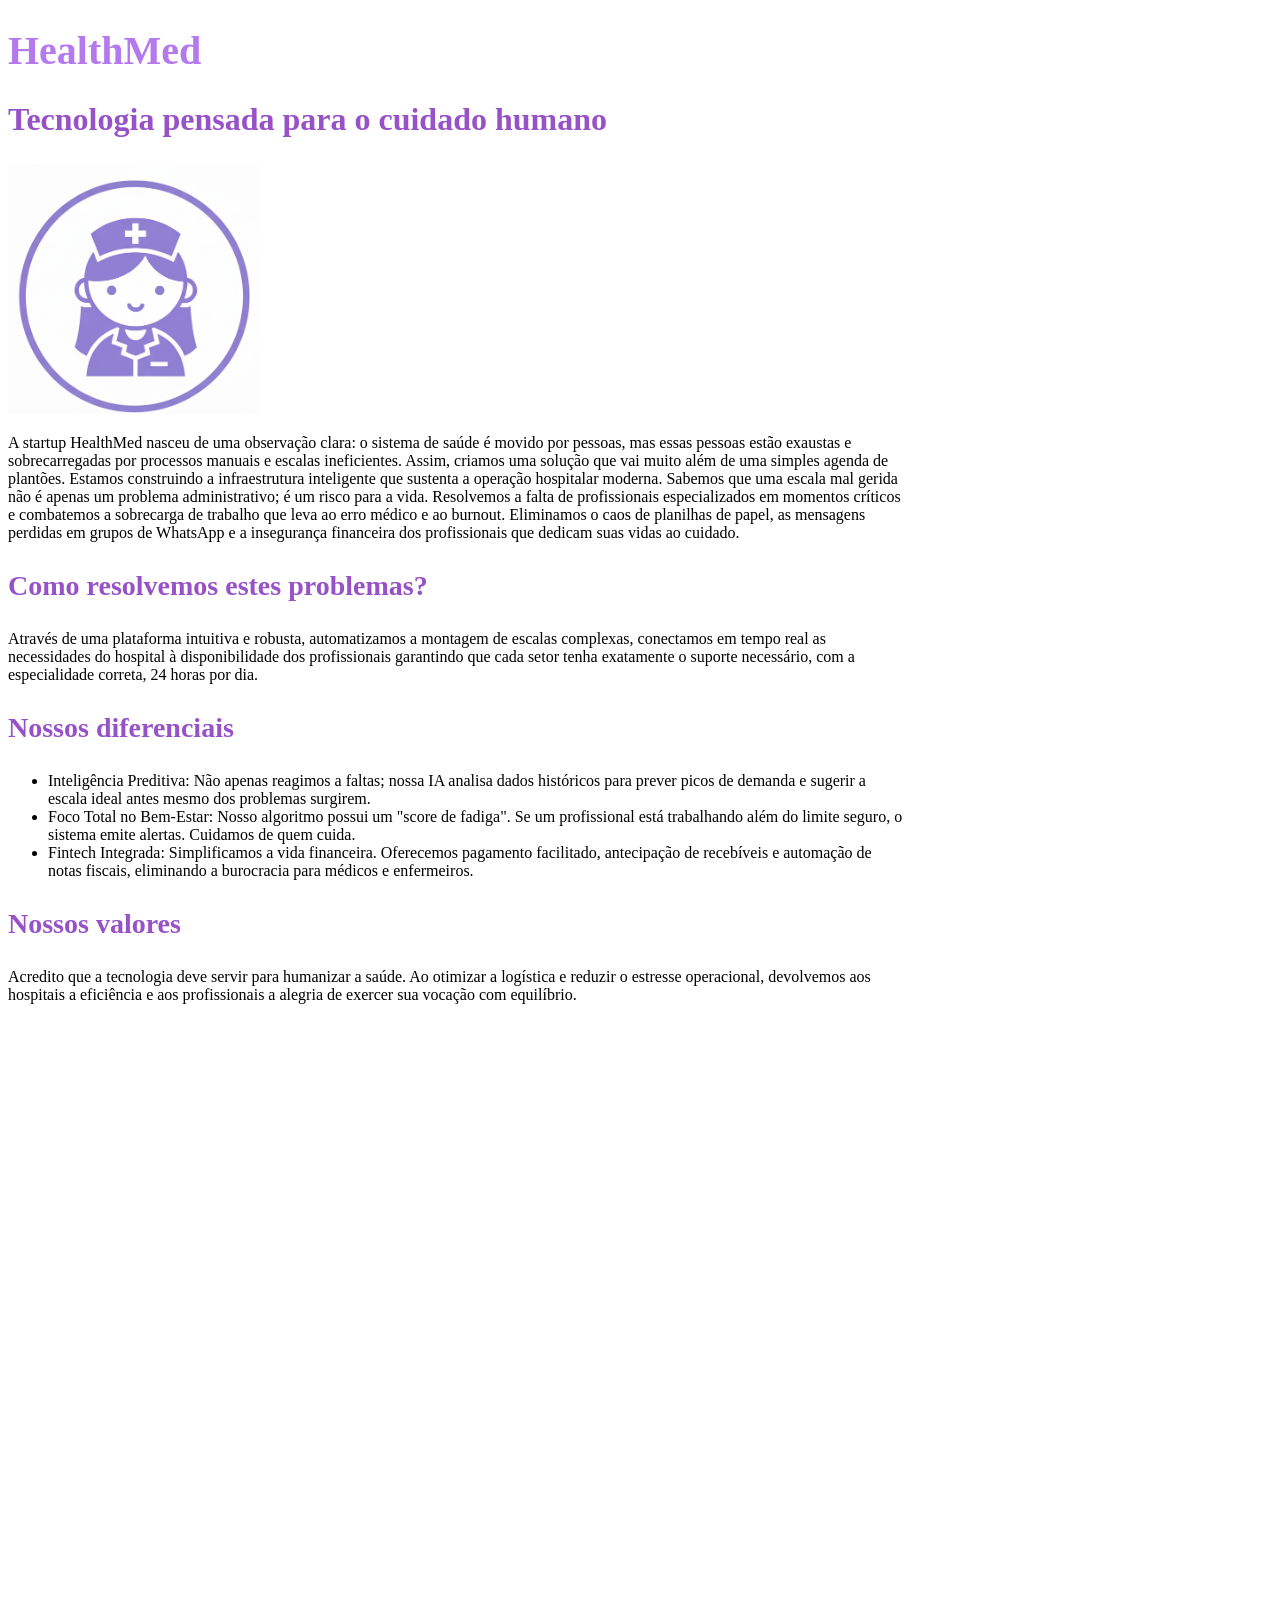
<file: checkpoint1-da/index.html>
<!DOCTYPE html> 
<html lang="en">

<head> 
    <meta charset="UTF-8">
    <meta name="viewport" content="width=device-width, initial-scale=1.0">
    <link rel="stylesheet" href="style.css">
    <title>Startup HealthMed</title>
</head> 

<body style="padding-bottom: 1000px"> 
    <h1>HealthMed</h1> 
    <h2>Tecnologia pensada para o cuidado humano</h2> 
    <img src="assets/logo.png" alt="Logotipo Universidade FIAP" width="300" height="300" /> 
    <p>A startup HealthMed nasceu de uma observação clara: o sistema de saúde é movido por pessoas, 
        mas essas pessoas estão exaustas e sobrecarregadas por processos manuais e escalas ineficientes. 
        Assim, criamos uma solução que vai muito além de uma simples agenda de plantões. Estamos construindo 
        a infraestrutura inteligente que sustenta a operação hospitalar moderna.
        Sabemos que uma escala mal gerida não é apenas um problema administrativo; é um risco para a vida. 
        Resolvemos a falta de profissionais especializados em momentos críticos e combatemos a sobrecarga de 
        trabalho que leva ao erro médico e ao burnout. Eliminamos o caos de planilhas de papel, as mensagens 
        perdidas em grupos de WhatsApp e a insegurança financeira dos profissionais que dedicam suas vidas ao 
        cuidado.
    </p> 
    <h3>Como resolvemos estes problemas?</h3>
    <p>Através de uma plataforma intuitiva e robusta, automatizamos a montagem de escalas complexas, conectamos
        em tempo real as necessidades do hospital à disponibilidade dos profissionais garantindo que cada setor 
        tenha exatamente o suporte necessário, com a especialidade correta, 24 horas por dia.
    </p>
    <div>
        <h3>Nossos diferenciais</h3>
        <ul>
            <li>Inteligência Preditiva: Não apenas reagimos a faltas; nossa IA analisa dados históricos para prever 
            picos de demanda e sugerir a escala ideal antes mesmo dos problemas surgirem.
            </li>
            <li>Foco Total no Bem-Estar: Nosso algoritmo possui um "score de fadiga". Se um profissional está 
            trabalhando além do limite seguro, o sistema emite alertas. Cuidamos de quem cuida.
            </li>
            <li>Fintech Integrada: Simplificamos a vida financeira. Oferecemos pagamento facilitado, antecipação 
            de recebíveis e automação de notas fiscais, eliminando a burocracia para médicos e enfermeiros.
            </li>
        </ul>
    </div>
    <div>
        <h3>Nossos valores</h3>
        <p>Acredito que a tecnologia deve servir para humanizar a saúde. Ao otimizar a logística e reduzir o 
            estresse operacional, devolvemos aos hospitais a eficiência e aos profissionais a alegria de exercer 
            sua vocação com equilíbrio.</p>
    </div>

</body>

</html>
</file>
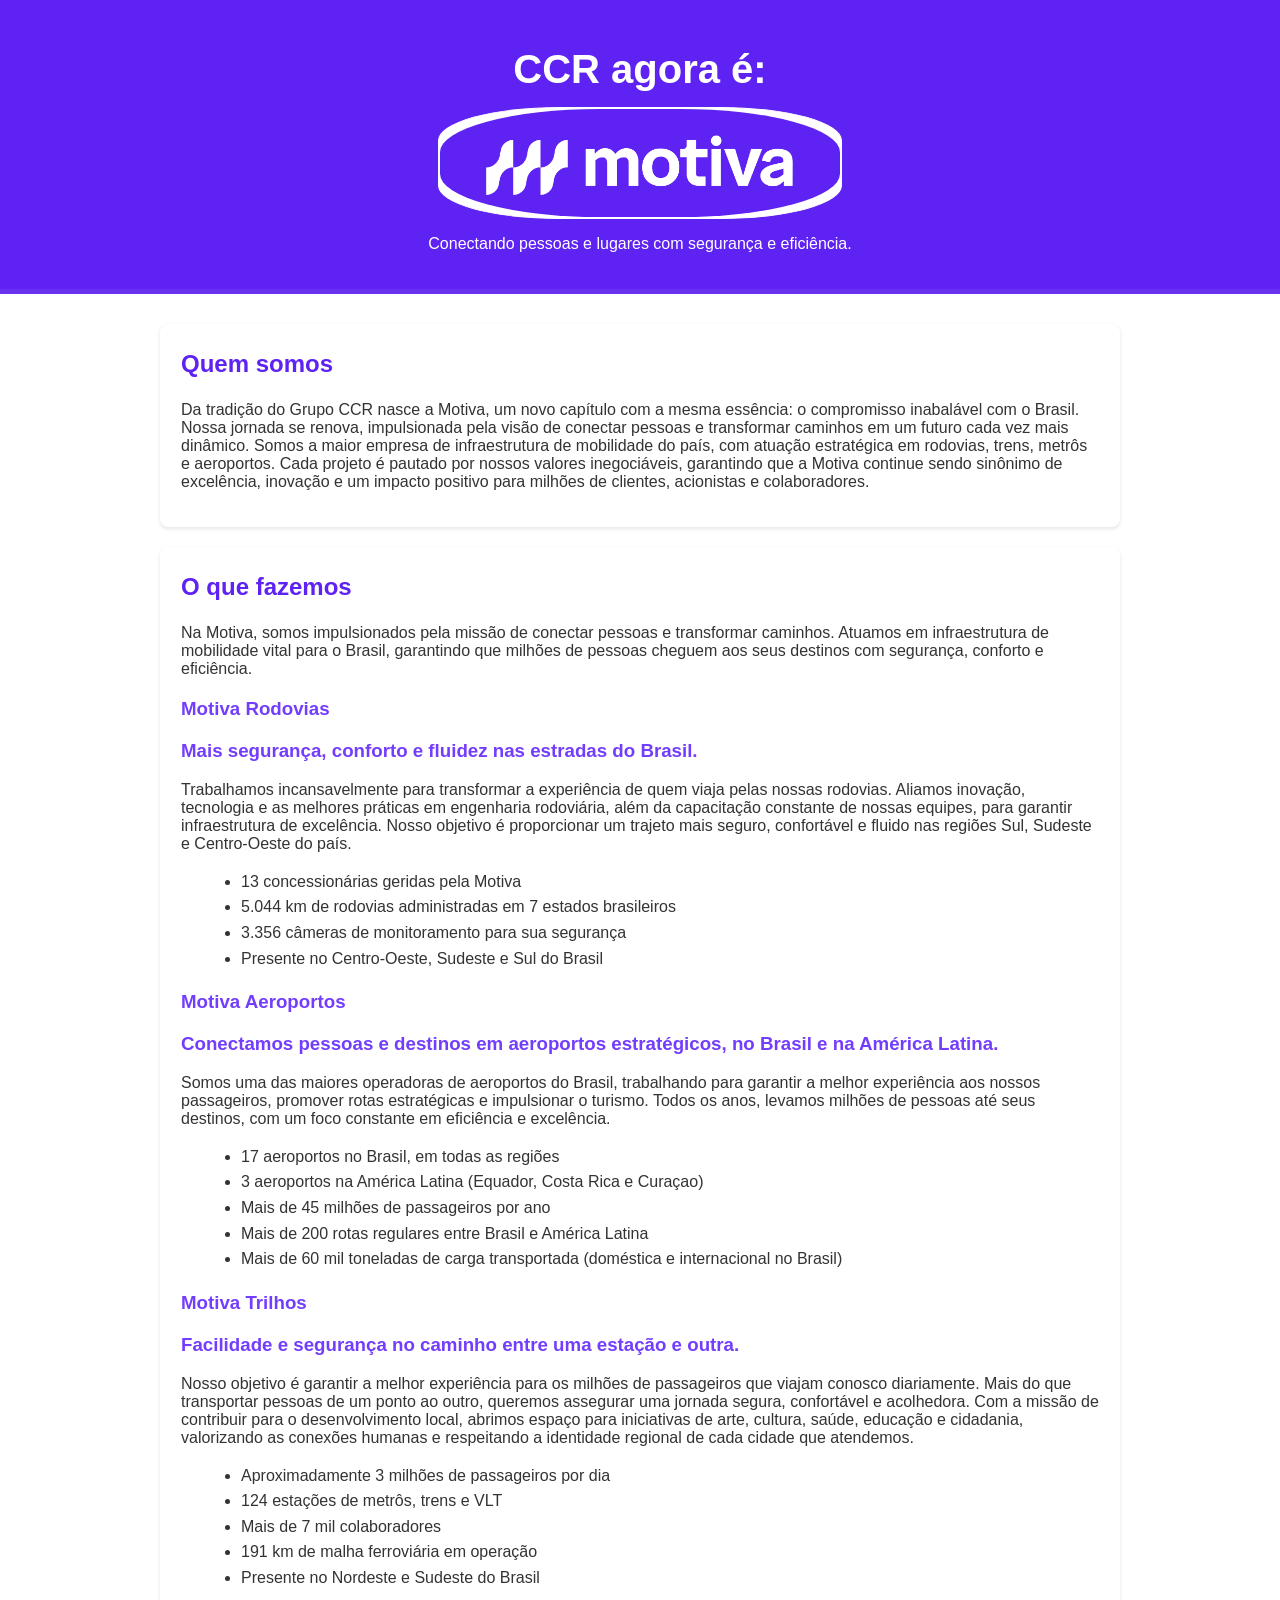
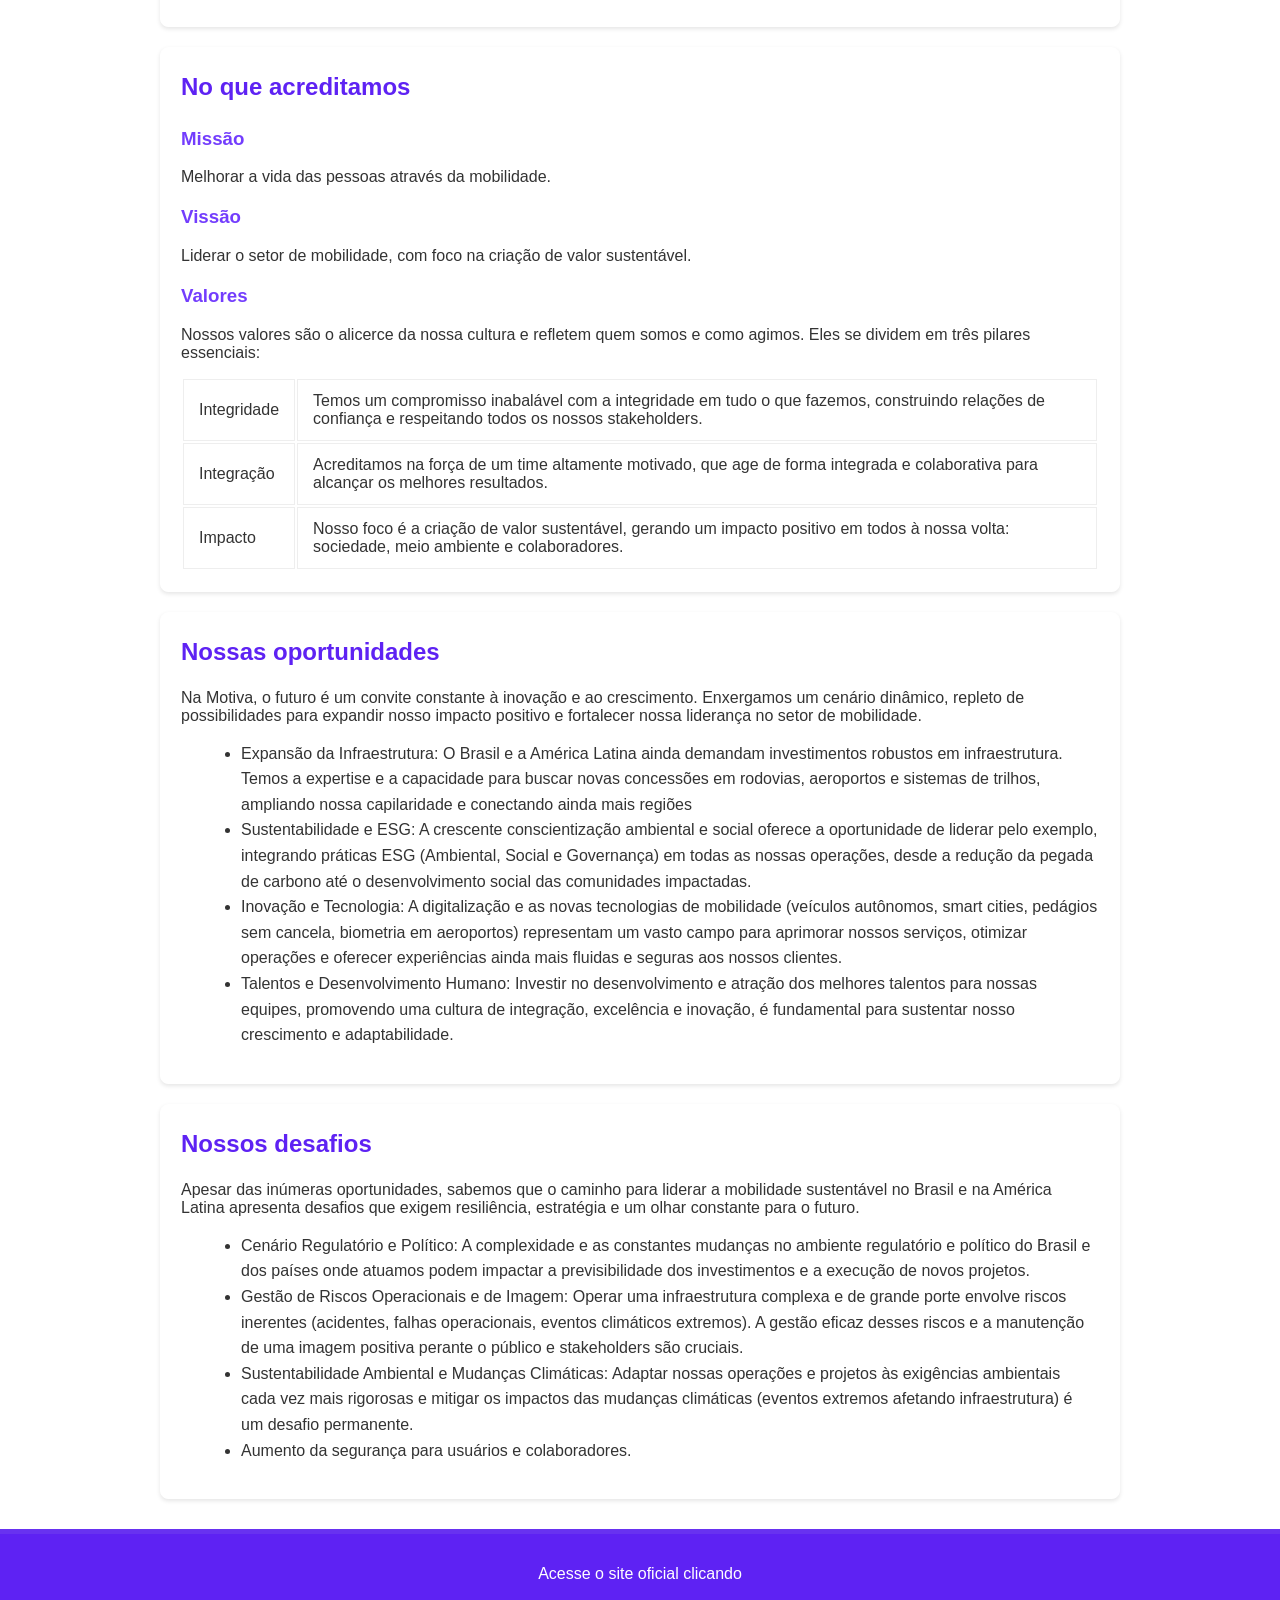
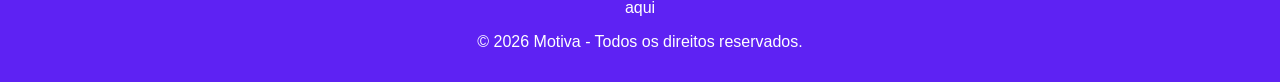
<file: checkpoint2-da/index.html>
<!DOCTYPE html>
<html lang="en">
<head>
    <meta charset="UTF-8">
    <meta name="viewport" content="width=device-width, initial-scale=1.0">
    <title>CCR Motiva - Mobilidade e Infraestrutura</title>
    <link rel="stylesheet" href="style.css">
</head>
<body>
    <div class="header">
        <h1>CCR agora é: </h1>
        <div class="logo">
            <img src="assets/logo_motiva.png" alt="Logo motiva">
        </div>
        <p>Conectando pessoas e lugares com segurança e eficiência.</p>
    </div>

    <div class="container">
        <div class="section">
            <h2>Quem somos</h2>
            <p>Da tradição do Grupo CCR nasce a Motiva, um novo capítulo com a mesma essência: o compromisso inabalável com o Brasil. Nossa jornada se renova, impulsionada pela visão de conectar pessoas e transformar caminhos em 
                um futuro cada vez mais dinâmico. Somos a maior empresa de infraestrutura de mobilidade do país, com atuação estratégica em rodovias, trens, metrôs e aeroportos. Cada projeto é pautado por nossos valores inegociáveis, 
                garantindo que a Motiva continue sendo sinônimo de excelência, inovação e um impacto positivo para milhões de clientes, acionistas e colaboradores.</p>
        </div>
        <div class="section">
            <h2>O que fazemos</h2>
            <p>Na Motiva, somos impulsionados pela missão de conectar pessoas e transformar caminhos. Atuamos em infraestrutura de mobilidade vital para o Brasil, garantindo que milhões de pessoas cheguem aos seus destinos com 
                segurança, conforto e eficiência.</p>
            <h3>Motiva Rodovias</h3>
            <h3>Mais segurança, conforto e fluidez nas estradas do Brasil.</h3>
            <p>Trabalhamos incansavelmente para transformar a experiência de quem viaja pelas nossas rodovias. Aliamos inovação, tecnologia e as melhores práticas em engenharia rodoviária, além da capacitação constante de nossas 
                equipes, para garantir infraestrutura de excelência. Nosso objetivo é proporcionar um trajeto mais seguro, confortável e fluido nas regiões Sul, Sudeste e Centro-Oeste do país.</p>
            <ul>
                <li>13 concessionárias geridas pela Motiva</li>
                <li>5.044 km de rodovias administradas em 7 estados brasileiros</li>
                <li>3.356 câmeras de monitoramento para sua segurança</li>
                <li>Presente no Centro-Oeste, Sudeste e Sul do Brasil</li>
            </ul>
            <h3>Motiva Aeroportos</h3>
            <h3>Conectamos pessoas e destinos em aeroportos estratégicos, no Brasil e na América Latina.</h3>
            <p>Somos uma das maiores operadoras de aeroportos do Brasil, trabalhando para garantir a melhor experiência aos nossos passageiros, promover rotas estratégicas e impulsionar o turismo. Todos os anos, levamos milhões 
                de pessoas até seus destinos, com um foco constante em eficiência e excelência.</p>
            <ul>
                <li>17 aeroportos no Brasil, em todas as regiões</li>
                <li>3 aeroportos na América Latina (Equador, Costa Rica e Curaçao)</li>
                <li>Mais de 45 milhões de passageiros por ano</li>
                <li>Mais de 200 rotas regulares entre Brasil e América Latina</li>
                <li>Mais de 60 mil toneladas de carga transportada (doméstica e internacional no Brasil)</li>
            </ul>
            <h3>Motiva Trilhos</h3>
            <h3>Facilidade e segurança no caminho entre uma estação e outra.</h3>
            <p>Nosso objetivo é garantir a melhor experiência para os milhões de passageiros que viajam conosco diariamente. Mais do que transportar pessoas de um ponto ao outro, queremos assegurar uma jornada segura, confortável
                 e acolhedora. Com a missão de contribuir para o desenvolvimento local, abrimos espaço para iniciativas de arte, cultura, saúde, educação e cidadania, valorizando as conexões humanas e respeitando a identidade regional de cada cidade que atendemos.</p>
            <ul>
                <li>Aproximadamente 3 milhões de passageiros por dia</li>
                <li>124 estações de metrôs, trens e VLT</li>
                <li>Mais de 7 mil colaboradores</li>
                <li>191 km de malha ferroviária em operação</li>
                <li>Presente no Nordeste e Sudeste do Brasil</li>
            </ul>
        </div>
        <div class="section">
            <h2>No que acreditamos</h2>
            <h3>Missão</h3>
            <p>Melhorar a vida das pessoas através da mobilidade.</p>
            <h3>Vissão</h3>
            <p>Liderar o setor de mobilidade, com foco na criação de valor sustentável.</p>
            <h3>Valores</h3>
            <p>Nossos valores são o alicerce da nossa cultura e refletem quem somos e como agimos. Eles se dividem em três pilares essenciais:</p>
            <table>
                <tr>
            <td>Integridade</td>
            <td>Temos um compromisso inabalável com a integridade em tudo o que fazemos, construindo relações de confiança e respeitando todos os nossos stakeholders.</td>
        </tr>
        <tr>
            <td>Integração</td>
            <td>Acreditamos na força de um time altamente motivado, que age de forma integrada e colaborativa para alcançar os melhores resultados.</td>
        </tr>
        <tr>
            <td>Impacto</td>
            <td>Nosso foco é a criação de valor sustentável, gerando um impacto positivo em todos à nossa volta: sociedade, meio ambiente e colaboradores.</td>
        </tr>
            </table>
        </div>
        <div class="section">
            <h2>Nossas oportunidades</h2>
            <p>Na Motiva, o futuro é um convite constante à inovação e ao crescimento. Enxergamos um cenário dinâmico, repleto de possibilidades para expandir nosso impacto positivo e fortalecer nossa liderança no setor de mobilidade.</p>
            <ul>
                <li>Expansão da Infraestrutura: O Brasil e a América Latina ainda demandam investimentos robustos em infraestrutura. Temos a expertise e a capacidade para buscar novas concessões em rodovias, aeroportos e sistemas de trilhos, ampliando nossa capilaridade e conectando ainda mais regiões</li>
                <li>Sustentabilidade e ESG: A crescente conscientização ambiental e social oferece a oportunidade de liderar pelo exemplo, integrando práticas ESG (Ambiental, Social e Governança) em todas as nossas operações, desde a redução da pegada de carbono até o desenvolvimento social das comunidades impactadas.</li>
                <li>Inovação e Tecnologia: A digitalização e as novas tecnologias de mobilidade (veículos autônomos, smart cities, pedágios sem cancela, biometria em aeroportos) representam um vasto campo para aprimorar nossos serviços, otimizar operações e oferecer experiências ainda mais fluidas e seguras aos nossos clientes.</li>
                <li>Talentos e Desenvolvimento Humano: Investir no desenvolvimento e atração dos melhores talentos para nossas equipes, promovendo uma cultura de integração, excelência e inovação, é fundamental para sustentar nosso crescimento e adaptabilidade.</li>
            </ul>
        </div>
        <div class="section">
            <h2>Nossos desafios</h2>
            <p>Apesar das inúmeras oportunidades, sabemos que o caminho para liderar a mobilidade sustentável no Brasil e na América Latina apresenta desafios que exigem resiliência, estratégia e um olhar constante para o futuro.</p>
            <ul>
                <li>Cenário Regulatório e Político: A complexidade e as constantes mudanças no ambiente regulatório e político do Brasil e dos países onde atuamos podem impactar a previsibilidade dos investimentos e a execução de novos projetos.</li>
                <li>Gestão de Riscos Operacionais e de Imagem: Operar uma infraestrutura complexa e de grande porte envolve riscos inerentes (acidentes, falhas operacionais, eventos climáticos extremos). A gestão eficaz desses riscos e a manutenção de uma imagem positiva perante o público e stakeholders são cruciais.</li>
                <li>Sustentabilidade Ambiental e Mudanças Climáticas: Adaptar nossas operações e projetos às exigências ambientais cada vez mais rigorosas e mitigar os impactos das mudanças climáticas (eventos extremos afetando infraestrutura) é um desafio permanente.</li>
                <li>Aumento da segurança para usuários e colaboradores.</li>
            </ul>
        </div>
    </div>

    <div class="footer">
        <p>Acesse o site oficial clicando</p><a href="https://www.motiva.com.br/">aqui</a>
        <p>&copy; 2026 Motiva - Todos os direitos reservados.</p>
    </div>
</body>
</html>
</file>
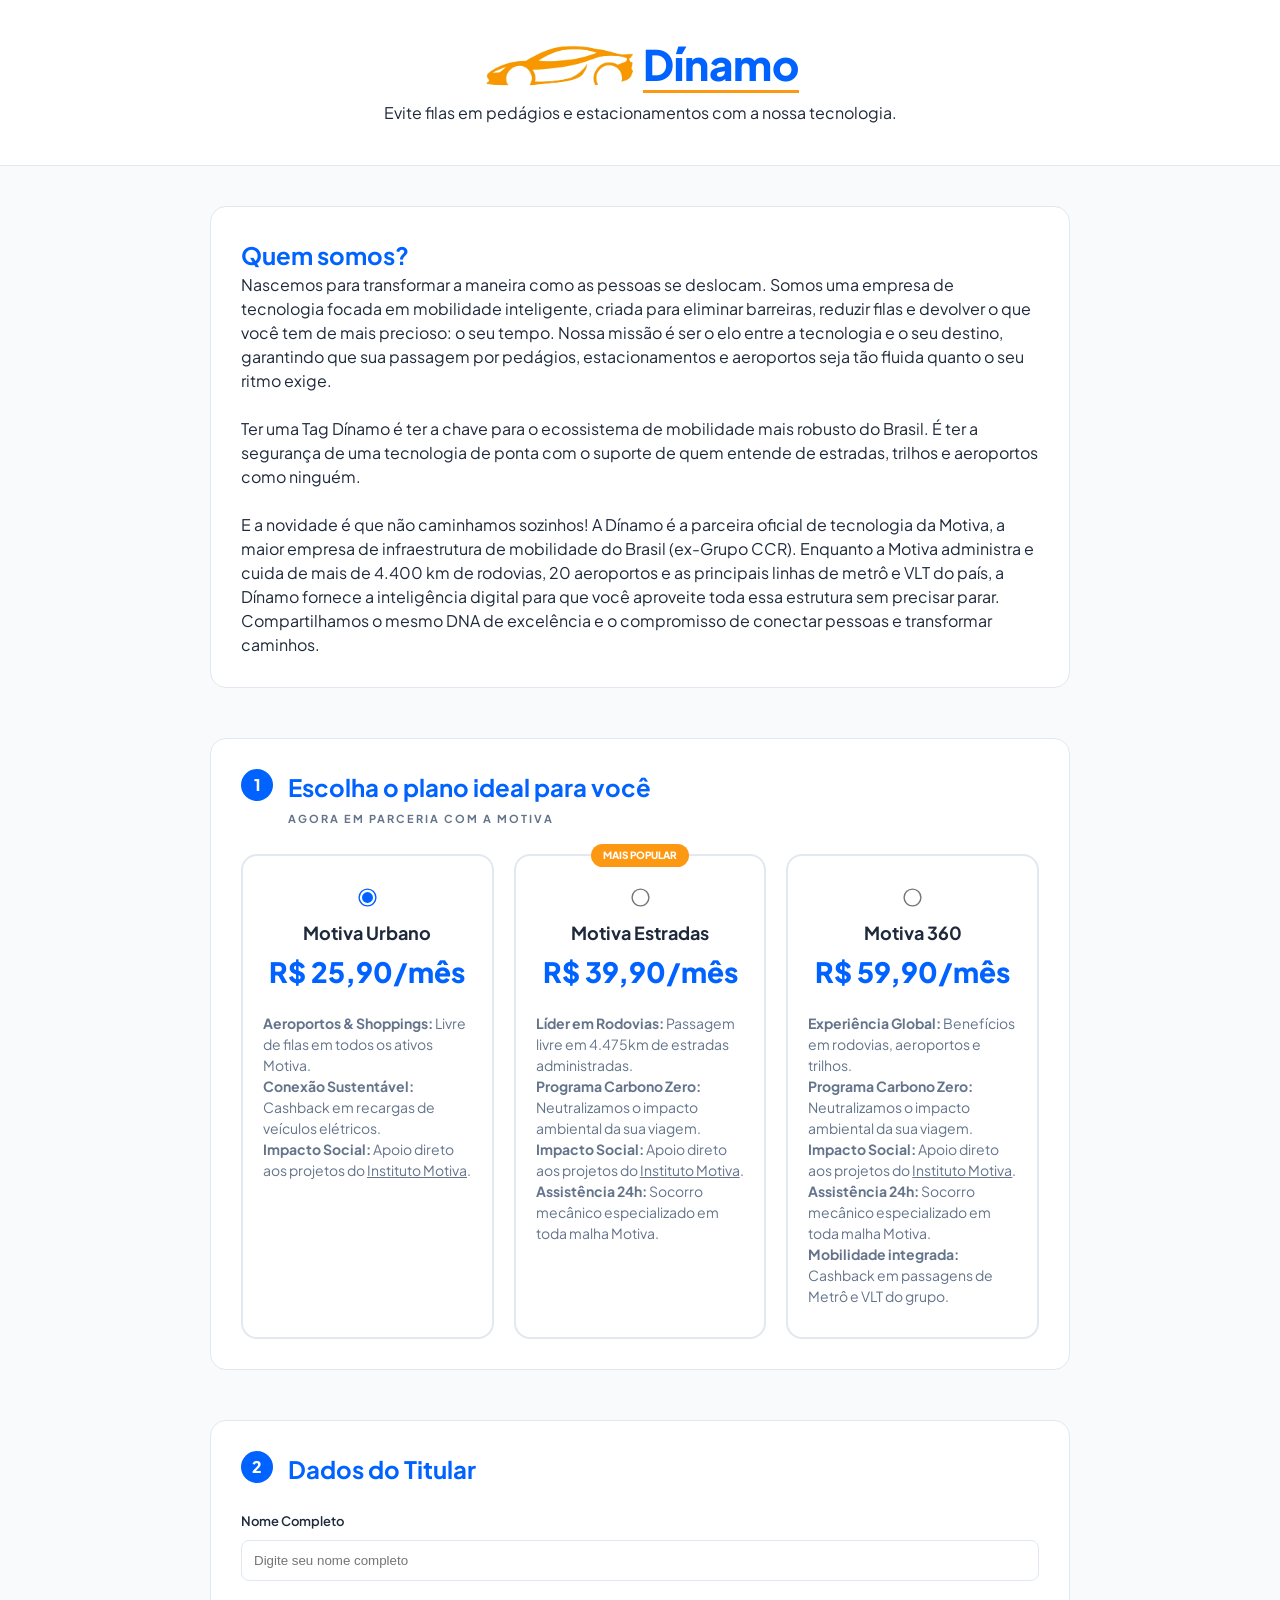
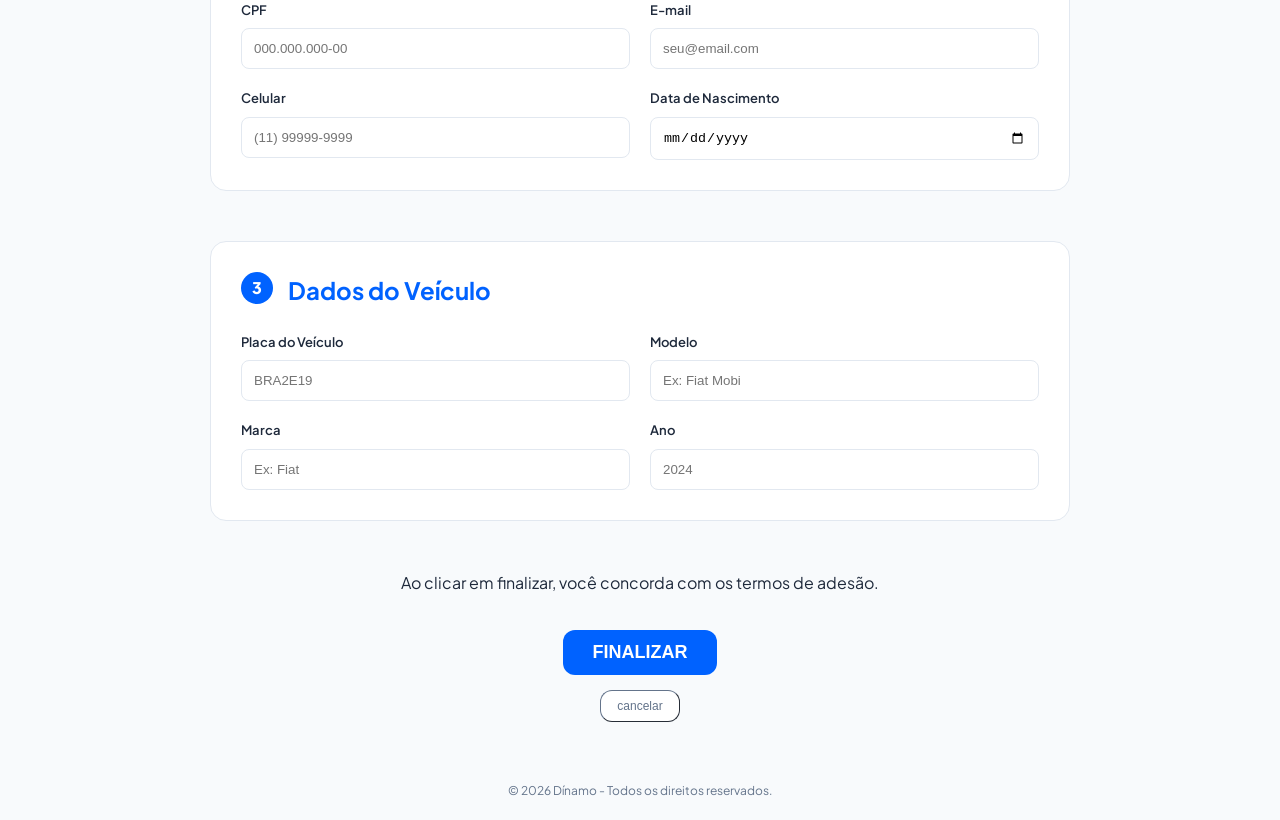
<file: sprint1-da/index.html>
<!DOCTYPE html>
<html lang="pt-br">
<head>
    <meta charset="UTF-8">
    <meta name="viewport" content="width=device-width, initial-scale=1.0">
    <title>Dínamo | Benéficios no seu transporte </title>
    <link rel="stylesheet" href="style.css">
    <link rel="preconnect" href="https://fonts.googleapis.com">
    <link rel="preconnect" href="https://fonts.gstatic.com" crossorigin>
    <link href="https://fonts.googleapis.com/css2?family=Plus+Jakarta+Sans:wght@400;600;800&display=swap" rel="stylesheet">
</head>
<body>
    <header>
        <div class="header-container">
                <span class="logo">
                    <img src="./assets/car-logo.png" alt="Logotipo Dínamo" class="car-logo">
                    <span class="logo-texto">Dínamo</span>
                </span>
            </div>
            <p>Evite filas em pedágios e estacionamentos com a nossa tecnologia.</p>
    </header>

    <main class="container">
        <form id="formulario-inscricao">
            
            <section class="blocos-conteudo">
                        <h2>Quem somos?</h2>
                        <p>Nascemos para transformar a maneira como as pessoas se deslocam. Somos uma empresa de tecnologia focada em mobilidade inteligente, criada para eliminar barreiras, reduzir filas e devolver o que você tem de mais precioso: o seu tempo.
                            Nossa missão é ser o elo entre a tecnologia e o seu destino, garantindo que sua passagem por pedágios, estacionamentos e aeroportos seja tão fluida quanto o seu ritmo exige.
                        </p><br>
                        <p> Ter uma Tag Dínamo é ter a chave para o ecossistema de mobilidade mais robusto do Brasil. É ter a segurança de uma tecnologia de ponta com o suporte de quem entende de estradas, trilhos e aeroportos como ninguém.
                        </p><br>
                        <p>
                            E a novidade é que não caminhamos sozinhos! A Dínamo é a parceira oficial de tecnologia da Motiva, a maior empresa de infraestrutura de mobilidade do Brasil (ex-Grupo CCR).
                            Enquanto a Motiva administra e cuida de mais de 4.400 km de rodovias, 20 aeroportos e as principais linhas de metrô e VLT do país, a Dínamo fornece a inteligência digital para que você aproveite toda essa estrutura sem precisar parar. Compartilhamos o mesmo DNA de excelência e o compromisso de conectar pessoas e transformar caminhos.
                        </p>
            </section>

            <section class="blocos-conteudo">
               <div class="blocos-titulo">
                    <span class="numeros">1</span>
                    <div class="titulo">
                        <h2>Escolha o plano ideal para você</h2>
                        <span class="sub-titulo">agora em parceria com a Motiva</span>
                    </div>
                </div>
                
                <div class="bloco-planos">
                    <div class="card-plano">
                        <label class="bloco-plano">
                            <input type="radio" name="plano" value="motiva-urbano" checked>
                            <span class="nome-plano">Motiva Urbano</span>
                            <span class="plano-preco">R$ 25,90/mês</span>
                            <ul class="plano-informacoes">
                                <li><strong>Aeroportos & Shoppings:</strong> Livre de filas em todos os ativos Motiva.</li>
                                <li><strong>Conexão Sustentável:</strong> Cashback em recargas de veículos elétricos.</li>
                                <li><strong>Impacto Social:</strong> Apoio direto aos projetos do <a href="https://www.motiva.com.br/instituto/">Instituto Motiva</a>.</li>
                            </ul>
                        </label>
                    </div>

                     <div class="card-plano">
                        <span class="recommended">MAIS POPULAR</span>
                        <label class="bloco-plano">
                            <input type="radio" name="plano" value="motiva-estradas">
                            <span class="nome-plano">Motiva Estradas</span>
                            <span class="plano-preco">R$ 39,90/mês</span>
                            <ul class="plano-informacoes">
                                <li><strong>Líder em Rodovias:</strong> Passagem livre em 4.475km de estradas administradas.</li>
                                <li><strong>Programa Carbono Zero:</strong> Neutralizamos o impacto ambiental da sua viagem.</li>
                                <li><strong>Impacto Social:</strong> Apoio direto aos projetos do <a href="https://www.motiva.com.br/instituto/">Instituto Motiva</a>.</li>
                                <li><strong>Assistência 24h:</strong> Socorro mecânico especializado em toda malha Motiva.</li>
                            </ul>
                        </label>
                    </div>

                    <div class="card-plano">
                        <label class="bloco-plano">
                            <input type="radio" name="plano" value="motiva-360">
                            <span class="nome-plano">Motiva 360</span>
                            <span class="plano-preco">R$ 59,90/mês</span>
                            <ul class="plano-informacoes">
                                <li><strong>Experiência Global:</strong> Benefícios em rodovias, aeroportos e trilhos.</li>
                                <li><strong>Programa Carbono Zero:</strong> Neutralizamos o impacto ambiental da sua viagem.</li>
                                <li><strong>Impacto Social:</strong> Apoio direto aos projetos do <a href="https://www.motiva.com.br/instituto/">Instituto Motiva</a>.</li>
                                <li><strong>Assistência 24h:</strong> Socorro mecânico especializado em toda malha Motiva.</li>
                                <li><strong>Mobilidade integrada:</strong> Cashback em passagens de Metrô e VLT do grupo.</li>
                            </ul>
                        </label>
                    </div>
                </div>
            </section>

            <section class="blocos-conteudo">
                <div class="blocos-titulo">
                    <span class="numeros">2</span>
                    <h2>Dados do Titular</h2>
                </div>
                <div class="formulario">
                    <div class="bloco-input full">
                        <label>Nome Completo</label>
                        <input type="text" placeholder="Digite seu nome completo" required>
                    </div>
                    <div class="bloco-input">
                        <label>CPF</label>
                        <input type="text" placeholder="000.000.000-00" required>
                    </div>
                    <div class="bloco-input">
                        <label>E-mail</label>
                        <input type="email" placeholder="seu@email.com" required>
                    </div>
                    <div class="bloco-input">
                        <label>Celular</label>
                        <input type="text" placeholder="(11) 99999-9999" required>
                    </div>
                    <div class="bloco-input">
                        <label>Data de Nascimento</label>
                        <input type="date" required>
                    </div>
                </div>
            </section>

            <section class="blocos-conteudo">
                <div class="blocos-titulo">
                    <span class="numeros">3</span>
                    <h2>Dados do Veículo</h2>
                </div>
                <div class="formulario">
                    <div class="bloco-input">
                        <label>Placa do Veículo</label>
                        <input type="text" placeholder="BRA2E19" class="uppercase-text" required>
                    </div>
                    <div class="bloco-input">
                        <label>Modelo</label>
                        <input type="text" placeholder="Ex: Fiat Mobi" required>
                    </div>
                    <div class="bloco-input">
                        <label>Marca</label>
                        <input type="text" placeholder="Ex: Fiat" required>
                    </div>
                    <div class="bloco-input">
                        <label>Ano</label>
                        <input type="number" placeholder="2024" required>
                    </div>
                </div>
            </section>

            <div class="footer">
                <p class="terms">Ao clicar em finalizar, você concorda com os termos de adesão.</p>
                <button type="submit" class="botao-finalizar">FINALIZAR</button>
                <button type="button" class="botao-cancelar">cancelar</button>
            </div>
        </form>
    </main>

    <footer class="page-footer">
        <p>&copy; 2026 Dínamo - Todos os direitos reservados.</p>
    </footer>
</body>
</html>
</file>
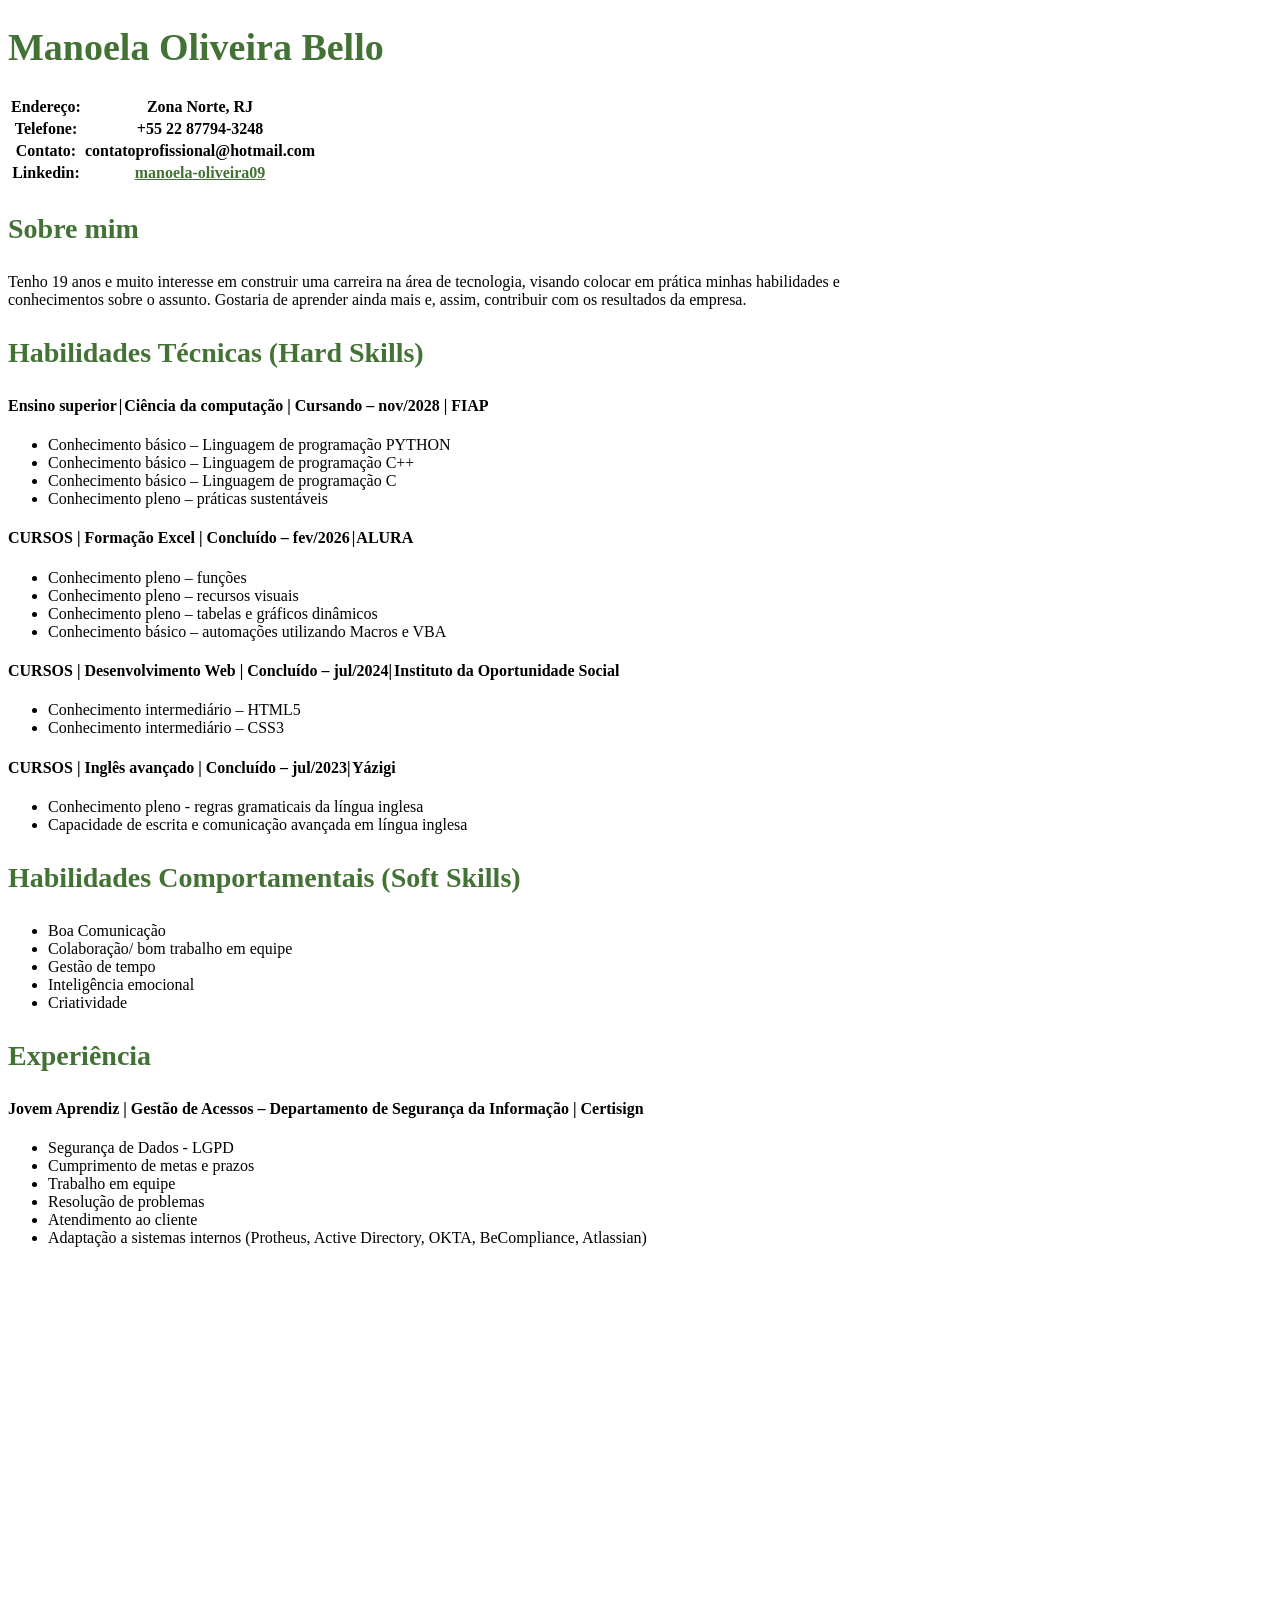
<file: atividades-extras/curriculo/index.html>
<!DOCTYPE html> 
<html lang="en">

<head> 
    <meta charset="UTF-8">
    <meta name="viewport" content="width=device-width, initial-scale=1.0">
    <link rel="stylesheet" href="style.css">
    <title>Meu currículo</title>
</head> 

<body> 
    <h1>Manoela Oliveira Bello</h1>  
    <table>
         <tr>
            <th>Endereço:</th>
            <th>Zona Norte, RJ</th>
        <tr>
            <th>Telefone:</th>
            <th>+55 22 87794-3248</th>
        </tr>
            <th>Contato:</th>
            <th>contatoprofissional@hotmail.com</th>
        </tr>
        <tr>
            <th>Linkedin:</th>
            <th><a href="https://br.linkedin.com/in/manoela-oliveira09" target="_blank">manoela-oliveira09</a></th>
        </tr>
    </table>
    <h3>Sobre mim</h3>
    <p>Tenho 19 anos e muito interesse em construir uma carreira na área de tecnologia, visando colocar em prática minhas habilidades e conhecimentos sobre o assunto. Gostaria de aprender ainda mais e, assim, contribuir com os resultados da empresa. </p> 
    <h3>Habilidades Técnicas (Hard Skills)</h3>
    <h4>Ensino superior | Ciência da computação | Cursando – nov/2028 | FIAP</h4>
    <ul>
        <li>Conhecimento básico – Linguagem de programação PYTHON </li>
        <li>Conhecimento básico – Linguagem de programação C++ </li>
        <li>Conhecimento básico – Linguagem de programação C </li>
        <li>Conhecimento pleno – práticas sustentáveis </li>
    </ul>
    <h4>CURSOS | Formação Excel | Concluído – fev/2026 | ALURA</h4>
    <ul>
        <li>Conhecimento pleno – funções</li>
        <li>Conhecimento pleno – recursos visuais</li>
        <li>Conhecimento pleno – tabelas e gráficos dinâmicos</li>
        <li>Conhecimento básico – automações utilizando Macros e VBA</li>
    </ul>
    <h4>CURSOS | Desenvolvimento Web | Concluído – jul/2024| Instituto da Oportunidade Social</h4>
    <ul>
        <li>Conhecimento intermediário – HTML5</li>
        <li>Conhecimento intermediário – CSS3</li>
    </ul>
    <h4>CURSOS | Inglês avançado | Concluído – jul/2023| Yázigi</h4>
    <ul>
        <li>Conhecimento pleno - regras gramaticais da língua inglesa</li>
        <li>Capacidade de escrita e comunicação avançada em língua inglesa</li>
    </ul>
    <h3>Habilidades Comportamentais (Soft Skills)</h3>
    <ul>
        <li>Boa Comunicação</li>
        <li>Colaboração/ bom trabalho em equipe</li>
        <li>Gestão de tempo</li>
        <li>Inteligência emocional</li>
        <li>Criatividade</li>
    </ul>
    <div>
        <h3>Experiência</h3>
        <h4>Jovem Aprendiz | Gestão de Acessos – Departamento de Segurança da Informação | Certisign </h4>
        <ul>
            <li>Segurança de Dados - LGPD </li>
            <li>Cumprimento de metas e prazos </li>
            <li>Trabalho em equipe </li>
            <li>Resolução de problemas </li>
            <li>Atendimento ao cliente</li>
            <li>Adaptação a sistemas internos (Protheus, Active Directory, OKTA, BeCompliance, Atlassian) </li>
        </ul>
    </div>

</body>

</html>
</file>
<file: checkpoint1-da/style.css>
h1{
color: rgb(181, 121, 238);
font-size: 40px;
}
h2{
color: rgb(152, 82, 199);
font-size: 32px;
}
h3{
color: rgb(152, 82, 199);
font-size: 28px;
}
body{
    padding-bottom: 1000px;
}
p{
    width: 900px;
}
div{
    width: 900px;
}
img{
    width: 250px;
    height: 250px;
}
</file>
<file: checkpoint2-da/style.css>
body {
    font-family: Helvetica;
    margin: 0;
    padding: 0;
    background-color: #fff;
    color: #333;
}

.header {
    background-color: #5e22f3;
    color: #fff;
    padding: 20px;
    text-align: center;
    margin-bottom: 30px;
    border-bottom: 5px solid #6832f0;
}

.header h1 {
    margin-bottom: 15px;
    font-size: 40px;
}

.logo {
    background-color: #fff; 
    border-radius: 30%;
    margin: 0 auto 15px auto;
    display: flex;
    justify-content: center;
    align-items: center;
    border: 1px solid #fff; 
    padding: 1px;
    max-width: 400px;
    height: auto;
}

.logo img {
    max-width: 100%;
    height: auto; 
    display: block;
    border-radius: 40%;
}


.container {
    max-width: 960px;
    margin: 20px auto;
    padding: 0 20px;
}

.section {
    background-color: #fff;
    margin-bottom: 20px;
    padding: 20px;
    border: 1px solid #fff;
    border-radius: 8px;
    box-shadow: 0 2px 4px rgba(0,0,0,0.1);
}

.section h2 {
    color: #5e22f3;
    border-bottom: 2px solid #fff;
    padding-bottom: 10px;
    margin-bottom: 15px;
}

.section h3 {
    color: #733dfd;
    margin-top: 20px;
}

ul {
    list-style-type: disc;
    margin-left: 20px;
    line-height: 1.6;
}

ol {
    list-style-type: decimal;
    margin-left: 20px;
    line-height: 1.6;
}

table {
    border-radius: 8px;
}

td {
    padding: 12px 15px;
    border: 1px solid #eee;
    text-align: left;
}

a {
    color: #fff;
    text-decoration: none;
}

a:hover {
    text-decoration: underline;
}

.footer {
    background-color: #5e22f3;
    color: #fff;
    text-align: center;
    padding: 15px;
    margin-top: 30px;
    border-top: 5px solid #6832f0;
}

.section p, .section ul{
    margin-bottom: 15px;
}

.section h2 {
    margin-top: 0;
    padding-top: 5px;
    padding-bottom: 5px;
}
</file>
<file: sprint1-da/style.css>
* {
    margin: 0;
    padding: 0;
    box-sizing: border-box;
}

body {
    font-family: 'Plus Jakarta Sans', sans-serif;
    background-color: #f8fafc;
    color: #1e293b;
    line-height: 1.5;
}

header {
    background-color: #ffffff;
    padding: 40px 20px;
    text-align: center;
    border-bottom: 1px solid #e2e8f0;
}

.logo {
    display: inline-flex;
    align-items: center;
    font-size: 42px;
    font-weight: 800;
    color: #0062ff;
    margin-bottom: 5px;
}

h2 {
    color: #0062ff;
}

.logo-texto {
    border-bottom: 3px solid #fd9813;
    padding-bottom: 5px;
    line-height: 1;
}

.car-logo{
    height: 55px;
    width: auto;
    vertical-align: middle;
    margin-right: 5px;
}

.container {
    max-width: 900px;
    margin: 40px auto;
    padding: 0 20px;
}

.bloco-planos {
    display: flex;
    flex-wrap: wrap;
    gap: 20px;
    justify-content: center;
}

.card-plano {
    flex: 1 1 calc(33.333% - 20px);
    min-width: 250px;
    background-color: #ffffff;
    border: 2px solid #e2e8f0;
    border-radius: 16px;
    padding: 30px 20px;
    position: relative;
    text-align: center;
    transition: 0.3s;
}

.card-plano:hover {
    border-color: #0062ff;
    background-color: #f0f7ff;
}

input[type="radio"] {
    accent-color: #0062ff;
    transform: scale(1.4);
    margin-bottom: 15px; 
    cursor: pointer;
}

.bloco-plano {
    display: block;
    cursor: pointer;
}

.nome-plano {
    display: block;
    font-weight: 700;
    font-size: 18px;
    margin-bottom: 5px;
}

.plano-preco {
    display: block;
    font-size: 28px;
    font-weight: 800;
    color: #0062ff;
}

.plano-informacoes {
    list-style: none;
    margin-top: 20px;
    text-align: left;
    font-size: 14px;
    color: #64748b;
}

.recommended {
    position: absolute;
    top: -12px;
    left: 50%;
    transform: translateX(-50%);
    background-color: #fd9813;
    color: #ffffff;
    font-size: 10px;
    padding: 4px 12px;
    border-radius: 20px;
    font-weight: 800;
}

a {
    color: inherit;       
}

a:hover {
    color: #004ecc;    
}

.blocos-conteudo {
    background-color: #ffffff;
    padding: 30px;
    border-radius: 16px;
    margin-bottom: 50px;
    border: 1px solid #e2e8f0;
}

.blocos-titulo {
    display: flex;
    align-items: flex-start;
    gap: 15px;
    margin-bottom: 25px;
}

.numeros {
    background-color: #0062ff;
    color: #ffffff;
    width: 32px;
    height: 32px;
    border-radius: 50%;
    display: flex;
    align-items: center;
    justify-content: center;
    font-weight: 800;
}

.formulario {
    display: flex;
    flex-wrap: wrap;
    gap: 20px;
}

.bloco-input {
    flex: 1 1 45%; 
}

.full {
    flex: 1 1 100%;
}

.bloco-input label {
    display: block;
    font-size: 13px;
    font-weight: 600;
    margin-bottom: 8px;
}

.bloco-input input {
    width: 100%;
    padding: 12px;
    border: 1px solid #e2e8f0;
    border-radius: 8px;
}

.footer {
    text-align: center;
    margin-top: 30px;
    display: flex; 
    flex-direction: column;
    align-items: center;
    gap: 15px;
}

.texto-main {
    display: flex;
    flex-direction: column;
    gap: 2px; 
}

.sub-titulo {
    font-size: 11px;
    font-weight: 700;
    text-transform: uppercase;
    color: #64748b;
    letter-spacing: 2px;
}

.terms{
    margin-bottom: 20px;
}

.botao-finalizar{
    background-color: #0062ff;
    color: #ffffff;
    padding: 12px 30px;
    border: none;
    border-radius: 12px;
    font-weight: bold;
    font-size: 18px;
    cursor: pointer;
    width: auto;
    max-width: 200px;
}

.botao-cancelar {
    background-color: #ffffff;
    color: #64748b;
    padding: 8px 16px;
    border-color: #64748b;
    border-width: 1px;
    border-radius: 12px;
    font-size: 12px;
    cursor: pointer;
    width: auto;
    max-width: 200px;
}

.botao-finalizar:hover {
    background-color: #004ecc;
}

.page-footer {
    text-align: center;
    padding: 20px;
    color: #64748b;
    font-size: 12px;
}
</file>
<file: atividades-extras/curriculo/style.css>
body{
    width: 900px;
    padding-bottom: 1000px;
}
h1{
    color: rgb(67, 114, 53);
    font-size: 38px;
}
h3{
    color: rgb(67, 114, 53);
    font-size: 28px;
    
}
a{
    color: rgb(67, 114, 53);
    
}
</file>
